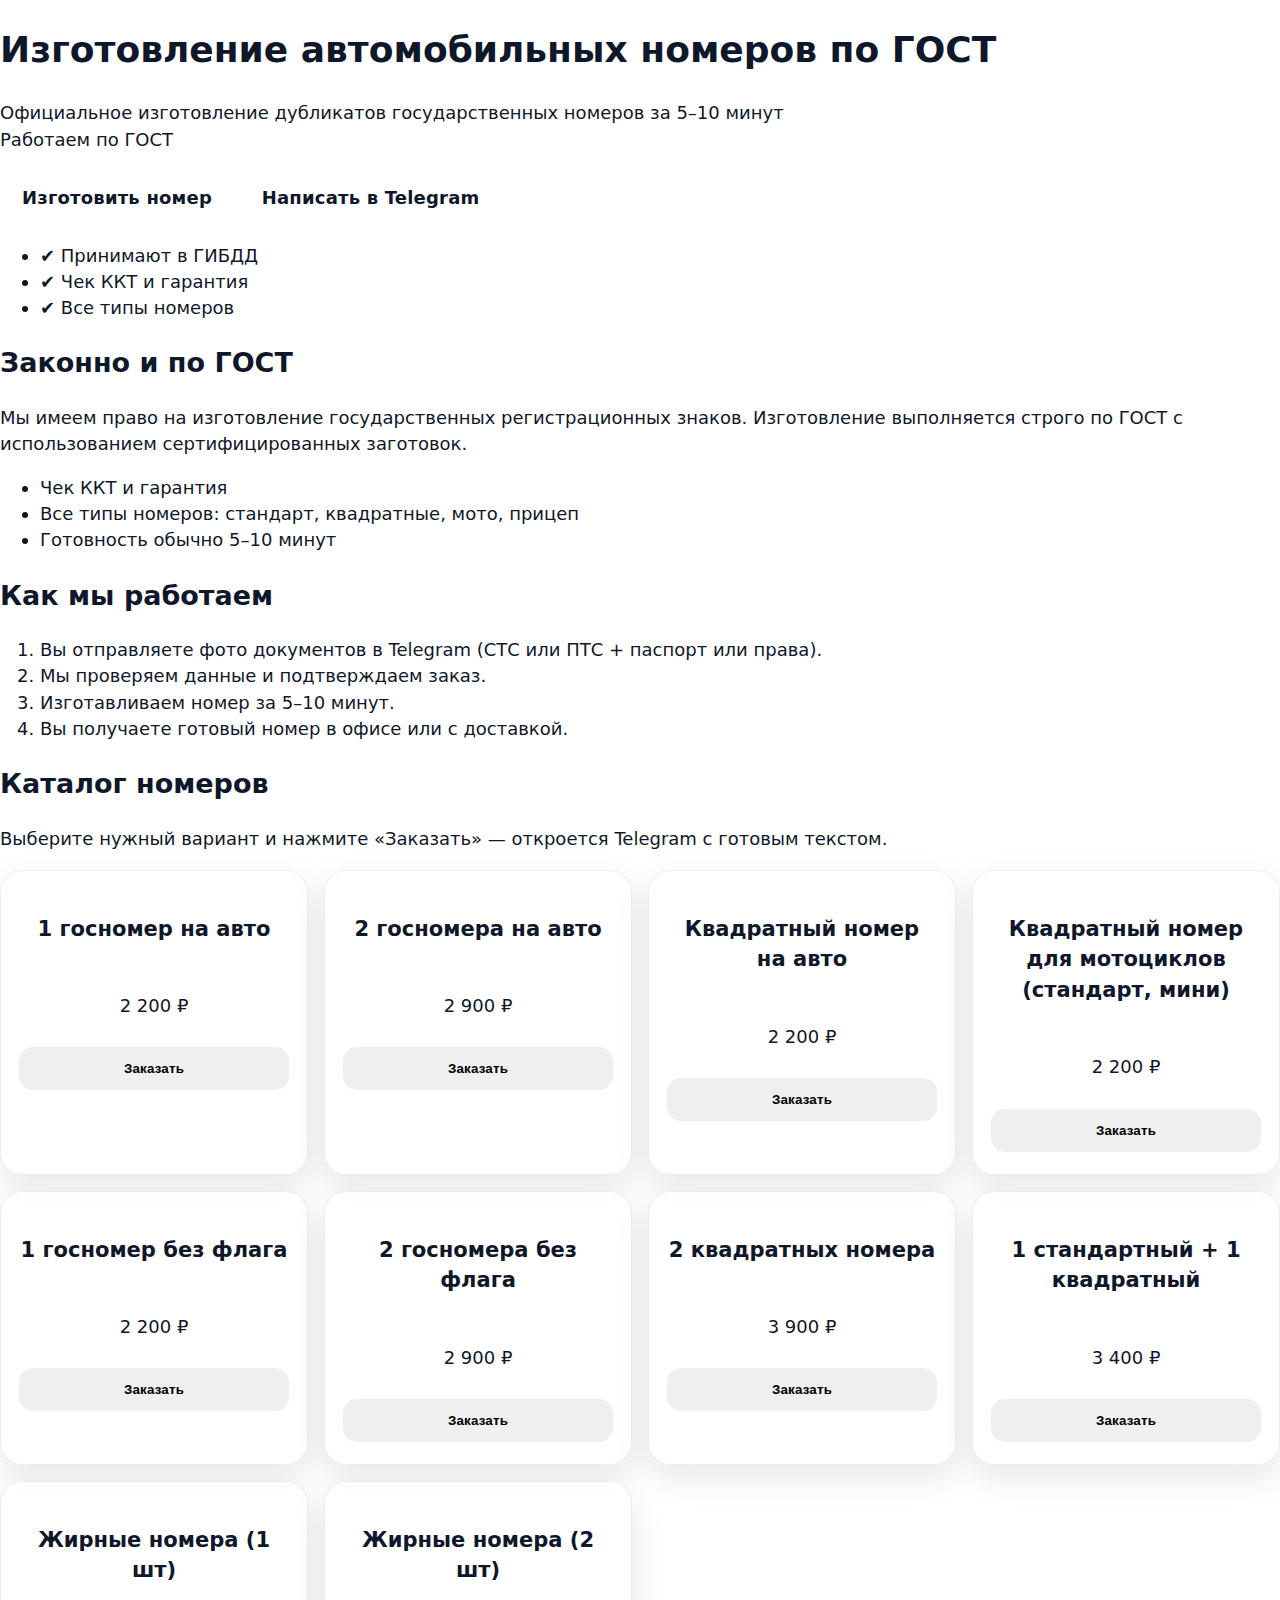
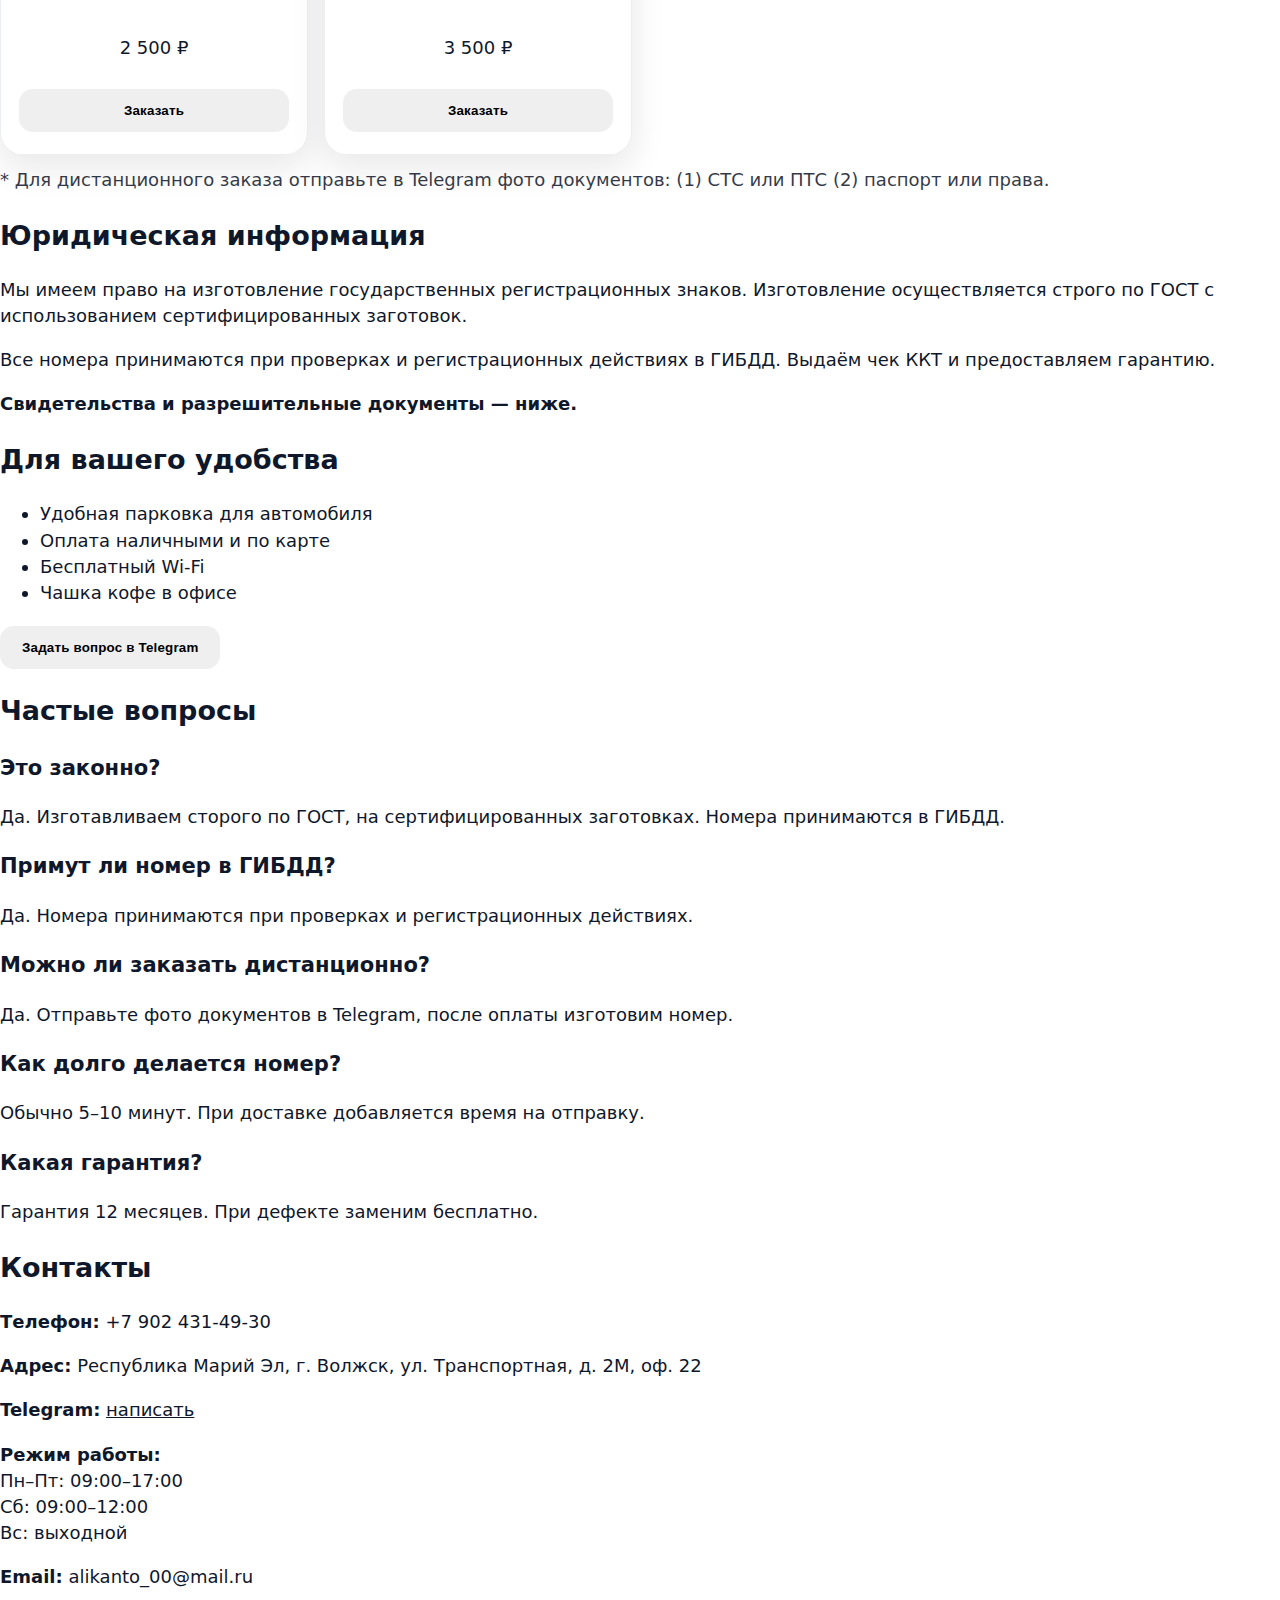
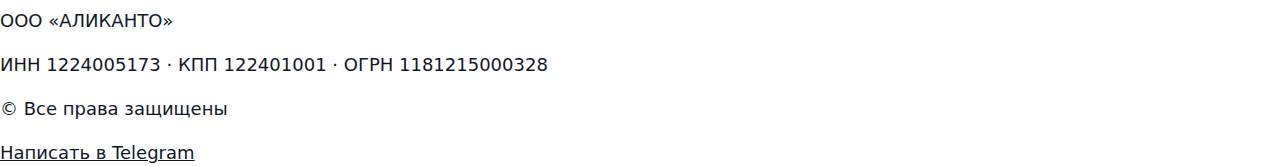
<file: index.html>
<!DOCTYPE html>
<html lang="ru">
  <link rel="stylesheet" href="css/style.css">

<head>
  <meta charset="UTF-8" />
  <meta name="viewport" content="width=device-width, initial-scale=1.0" />
  <title>Изготовление автомобильных номеров по ГОСТ</title>
<link rel="stylesheet" href="css/style.css">

  <!--
  Сайт по изготовлению автомобильных номеров.
  Формат: одностраничный лендинг.
  Язык: русский.
  Стиль: строгий, минимализм, без маркетинговой воды.
  Цель: заявки через Telegram.

  Блоки по порядку:
  1. Hero
  2. О нас / доверие
  3. Как мы работаем
  4. Каталог номеров
  5. Юридическая информация
  6. Для вашего удобства
  7. FAQ
  8. Контакты
  9. Футер
  -->
</head>

<body>

  <!-- ================= HERO ================= -->
  <section id="hero">
    
<h1>Изготовление автомобильных номеров по ГОСТ</h1>

  <p>
    Официальное изготовление дубликатов государственных номеров за 5–10 минут<br>
    Работаем по ГОСТ
  </p>

  <div class="actions">
    <a class="btn primary" href="#catalog">
      Изготовить номер
    </a>

    <a class="btn secondary"
       href="https://t.me/alikanto"
       target="_blank"
       rel="noopener">
      Написать в Telegram
    </a>
  </div>

  <ul>
    <li>✔ Принимают в ГИБДД</li>
    <li>✔ Чек ККТ и гарантия</li>
    <li>✔ Все типы номеров</li>
  </ul>
  </section>

  <!-- ================= О НАС ================= -->
  <section id="about">
   <h2>Законно и по ГОСТ</h2>
  <p>
    Мы имеем право на изготовление государственных регистрационных знаков.
    Изготовление выполняется строго по ГОСТ с использованием сертифицированных заготовок.
  </p>

  <ul>
    <li>Чек ККТ и гарантия</li>
    <li>Все типы номеров: стандарт, квадратные, мото, прицеп</li>
    <li>Готовность обычно 5–10 минут</li>
  </ul>
  </section>

  <!-- ================= КАК МЫ РАБОТАЕМ ================= -->
  <section id="process">
    <h2>Как мы работаем</h2>
  <ol>
    <li>Вы отправляете фото документов в Telegram (СТС или ПТС + паспорт или права).</li>
    <li>Мы проверяем данные и подтверждаем заказ.</li>
    <li>Изготавливаем номер за 5–10 минут.</li>
    <li>Вы получаете готовый номер в офисе или с доставкой.</li>
  </ol>
  </section>

  <!-- ================= КАТАЛОГ ================= -->
  <section id="catalog">
    <h2>Каталог номеров</h2>
  <p>Выберите нужный вариант и нажмите «Заказать» — откроется Telegram с готовым текстом.</p>

  <div class="cards">
    <div class="card">
      <h3>1 госномер на авто</h3>
      <p class="price">2 200 ₽</p>
      <button class="btn primary" onclick="tgOrder('1 госномер на авто', '2 200 ₽')">Заказать</button>
    </div>

    <div class="card">
      <h3>2 госномера на авто</h3>
      <p class="price">2 900 ₽</p>
      <button class="btn primary" onclick="tgOrder('2 госномера на авто', '2 900 ₽')">Заказать</button>
    </div>

    <div class="card">
      <h3>Квадратный номер на авто</h3>
      <p class="price">2 200 ₽</p>
      <button class="btn primary" onclick="tgOrder('Квадратный номер на авто', '2 200 ₽')">Заказать</button>
    </div>

    <div class="card">
      <h3>Квадратный номер для мотоциклов (стандарт, мини)</h3>
      <p class="price">2 200 ₽</p>
      <button class="btn primary" onclick="tgOrder('Квадратный номер для мотоциклов (стандарт, мини)', '2 200 ₽')">Заказать</button>
    </div>

    <div class="card">
      <h3>1 госномер без флага</h3>
      <p class="price">2 200 ₽</p>
      <button class="btn primary" onclick="tgOrder('1 госномер без флага', '2 200 ₽')">Заказать</button>
    </div>

    <div class="card">
      <h3>2 госномера без флага</h3>
      <p class="price">2 900 ₽</p>
      <button class="btn primary" onclick="tgOrder('2 госномера без флага', '2 900 ₽')">Заказать</button>
    </div>

    <div class="card">
      <h3>2 квадратных номера</h3>
      <p class="price">3 900 ₽</p>
      <button class="btn primary" onclick="tgOrder('2 квадратных номера', '3 900 ₽')">Заказать</button>
    </div>

    <div class="card">
      <h3>1 стандартный + 1 квадратный</h3>
      <p class="price">3 400 ₽</p>
      <button class="btn primary" onclick="tgOrder('1 стандартный + 1 квадратный', '3 400 ₽')">Заказать</button>
    </div>

    <div class="card">
      <h3>Жирные номера (1 шт)</h3>
      <p class="price">2 500 ₽</p>
      <button class="btn primary" onclick="tgOrder('Жирные номера (1 шт)', '2 500 ₽')">Заказать</button>
    </div>

    <div class="card">
      <h3>Жирные номера (2 шт)</h3>
      <p class="price">3 500 ₽</p>
      <button class="btn primary" onclick="tgOrder('Жирные номера (2 шт)', '3 500 ₽')">Заказать</button>
    </div>
  </div>

  <p style="margin-top:12px; opacity:.85;">
    * Для дистанционного заказа отправьте в Telegram фото документов: (1) СТС или ПТС (2) паспорт или права.
  </p>
  </section>

  <!-- ================= ЮРИДИЧЕСКАЯ ИНФОРМАЦИЯ ================= -->
  <section id="legal">
    <h2>Юридическая информация</h2>
  <p>
    Мы имеем право на изготовление государственных регистрационных знаков.
    Изготовление осуществляется строго по ГОСТ с использованием
    сертифицированных заготовок.
  </p>

  <p>
    Все номера принимаются при проверках и регистрационных действиях в ГИБДД.
    Выдаём чек ККТ и предоставляем гарантию.
  </p>

  <div class="docs">
    <!-- Сюда позже добавим фото свидетельств -->
    <p><strong>Свидетельства и разрешительные документы — ниже.</strong></p>
  </div>
  </section>

  <!-- ================= УДОБСТВО ================= -->
  <section id="comfort">
    <h2>Для вашего удобства</h2>
  <ul>
    <li>Удобная парковка для автомобиля</li>
    <li>Оплата наличными и по карте</li>
    <li>Бесплатный Wi-Fi</li>
    <li>Чашка кофе в офисе</li>
  </ul>
  </section>

  <!-- ================= FAQ ================= -->
  <div style="margin-top:20px;">
  <button class="btn primary"
          onclick="tgOrder('Консультация', '—')">
    Задать вопрос в Telegram
  </button>
</div>

  <section id="faq">
    <h2>Частые вопросы</h2>

  <h3>Это законно?</h3>
  <p>Да. Изготавливаем сторого по ГОСТ, на сертифицированных заготовках. Номера принимаются в ГИБДД.</p>

  <h3>Примут ли номер в ГИБДД?</h3>
  <p>Да. Номера принимаются при проверках и регистрационных действиях.</p>

  <h3>Можно ли заказать дистанционно?</h3>
  <p>Да. Отправьте фото документов в Telegram, после оплаты изготовим номер.</p>

  <h3>Как долго делается номер?</h3>
  <p>Обычно 5–10 минут. При доставке добавляется время на отправку.</p>

  <h3>Какая гарантия?</h3>
  <p>Гарантия 12 месяцев. При дефекте заменим бесплатно.</p>
  </section>

  <!-- ================= КОНТАКТЫ ================= -->
  <section id="contacts">
    <h2>Контакты</h2>

  <p><strong>Телефон:</strong> +7 902 431-49-30</p>
  <p><strong>Адрес:</strong> Республика Марий Эл, г. Волжск, ул. Транспортная, д. 2М, оф. 22</p>
  <p>
  <strong>Telegram:</strong>
  <a href="https://t.me/alikanto"
     target="_blank"
     rel="noopener">
    написать
  </a>
</p>

  <p><strong>Режим работы:</strong><br>
    Пн–Пт: 09:00–17:00<br>
    Сб: 09:00–12:00<br>
    Вс: выходной
  </p>

  <p><strong>Email:</strong> alikanto_00@mail.ru</p>
  </section>

  <!-- ================= ФУТЕР ================= -->
  <footer id="footer">
    <p>ООО «АЛИКАНТО»</p>
  <p>ИНН 1224005173 · КПП 122401001 · ОГРН 1181215000328</p>
  <p>© Все права защищены</p>
  </footer>
<script>
  const TG_USERNAME = "alikanto"; // без @

  function tgOrder(product, price){
    const text = `Здравствуйте! Хочу заказать: ${product}. Цена: ${price}. Документы могу отправить в чат.`;
    const url = `https://t.me/${TG_USERNAME}?text=${encodeURIComponent(text)}`;
    window.open(url, "_blank");
  }
</script>
<a href="https://t.me/alikanto"
   class="tg-float"
   target="_blank"
   rel="noopener">
  Написать в Telegram
</a>

<script>
  const TG_USERNAME = "alikanto";
  function tgOrder(product, price){
    const text = `Здравствуйте! Хочу заказать: ${product}. Цена: ${price}. Документы могу отправить в чат.`;
    const url = `https://t.me/${TG_USERNAME}?text=${encodeURIComponent(text)}`;
    window.open(url, "_blank");
  }
</script>
</body>
</html>
</file>
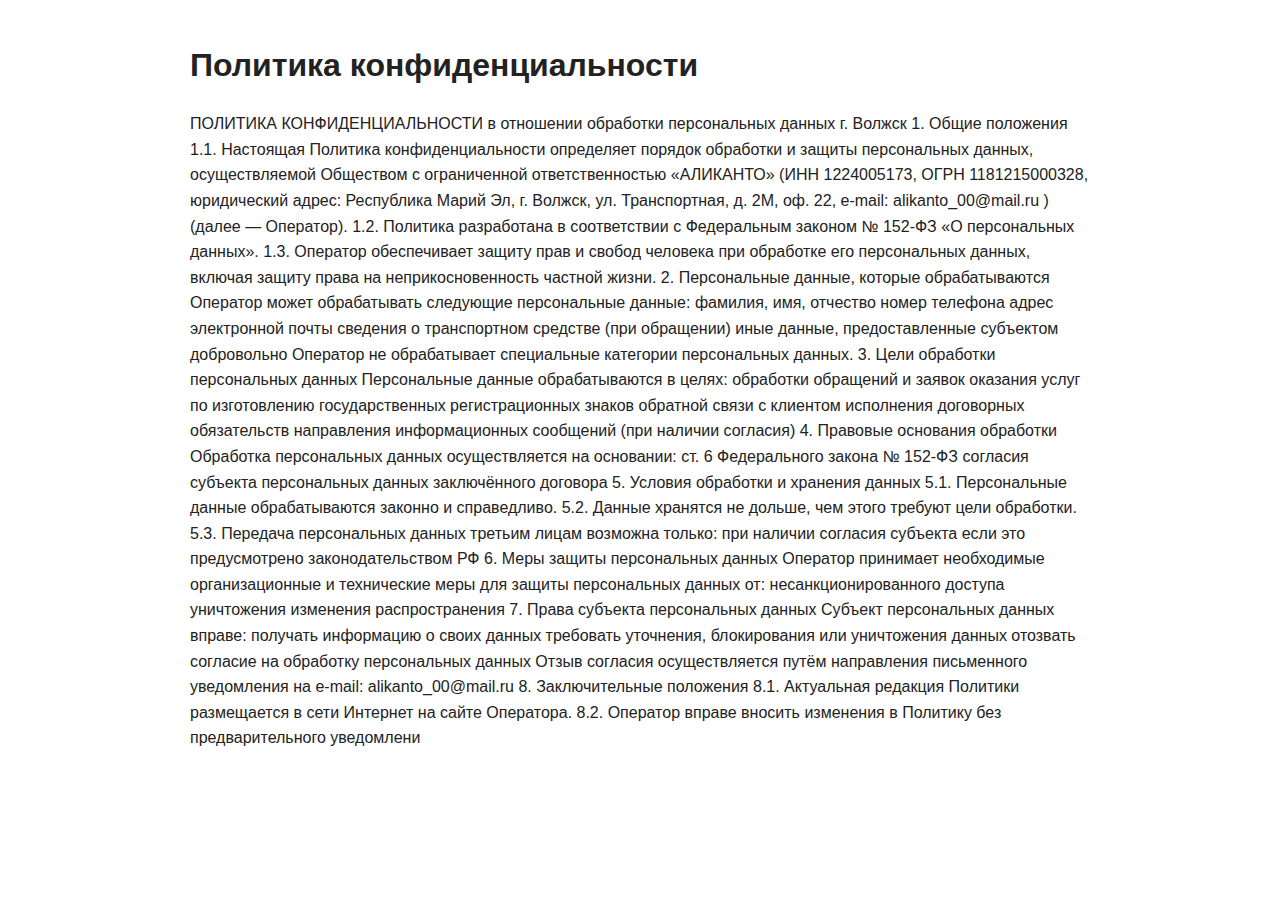
<file: privacy.html>
<!DOCTYPE html>
<html lang="ru">
<head>
  <meta charset="UTF-8">
  <title>Политика конфиденциальности</title>
  <meta name="viewport" content="width=device-width, initial-scale=1.0">
  <style>
    body{
      font-family: Arial, sans-serif;
      max-width: 900px;
      margin: 40px auto;
      padding: 0 20px;
      line-height: 1.6;
      color: #222;
    }
    h1{
      margin-bottom: 20px;
    }
  </style>
</head>
<body>

<h1>Политика конфиденциальности</h1>
ПОЛИТИКА КОНФИДЕНЦИАЛЬНОСТИ

в отношении обработки персональных данных

г. Волжск


1. Общие положения

1.1. Настоящая Политика конфиденциальности определяет порядок обработки и защиты персональных данных, осуществляемой Обществом с ограниченной ответственностью «АЛИКАНТО» (ИНН 1224005173, ОГРН 1181215000328, юридический адрес: Республика Марий Эл, г. Волжск, ул. Транспортная, д. 2М, оф. 22, e-mail: alikanto_00@mail.ru
) (далее — Оператор).

1.2. Политика разработана в соответствии с Федеральным законом № 152-ФЗ «О персональных данных».

1.3. Оператор обеспечивает защиту прав и свобод человека при обработке его персональных данных, включая защиту права на неприкосновенность частной жизни.

2. Персональные данные, которые обрабатываются

Оператор может обрабатывать следующие персональные данные:

фамилия, имя, отчество

номер телефона

адрес электронной почты

сведения о транспортном средстве (при обращении)

иные данные, предоставленные субъектом добровольно

Оператор не обрабатывает специальные категории персональных данных.

3. Цели обработки персональных данных

Персональные данные обрабатываются в целях:

обработки обращений и заявок

оказания услуг по изготовлению государственных регистрационных знаков

обратной связи с клиентом

исполнения договорных обязательств

направления информационных сообщений (при наличии согласия)

4. Правовые основания обработки

Обработка персональных данных осуществляется на основании:

ст. 6 Федерального закона № 152-ФЗ

согласия субъекта персональных данных

заключённого договора

5. Условия обработки и хранения данных

5.1. Персональные данные обрабатываются законно и справедливо.

5.2. Данные хранятся не дольше, чем этого требуют цели обработки.

5.3. Передача персональных данных третьим лицам возможна только:

при наличии согласия субъекта

если это предусмотрено законодательством РФ

6. Меры защиты персональных данных

Оператор принимает необходимые организационные и технические меры для защиты персональных данных от:

несанкционированного доступа

уничтожения

изменения

распространения

7. Права субъекта персональных данных

Субъект персональных данных вправе:

получать информацию о своих данных

требовать уточнения, блокирования или уничтожения данных

отозвать согласие на обработку персональных данных

Отзыв согласия осуществляется путём направления письменного уведомления на e-mail: alikanto_00@mail.ru

8. Заключительные положения

8.1. Актуальная редакция Политики размещается в сети Интернет на сайте Оператора.

8.2. Оператор вправе вносить изменения в Политику без предварительного уведомлени
</body>
</html>
</file>
<file: css/style.css>
:root{
  --bg: #ffffff;
  --text: #0f172a;
  --muted: #64748b;
  --line: rgba(15, 23, 42, .10);

  --accent: #2f5bff;
  --accent2: #1f3fd6;

  --card: rgba(255,255,255,.75);
  --shadow: 0 14px 40px rgba(15,23,42,.10);
  --shadow2: 0 18px 55px rgba(15,23,42,.14);

  --radius: 18px;
  --radius2: 24px;
}

*{box-sizing:border-box}
html,body{margin:0;padding:0}
body{
  font-family: system-ui, -apple-system, Segoe UI, Roboto, Arial, sans-serif;
  color: var(--text);
  background: var(--bg);
  line-height: 1.45;
  font-size: 18px;
}

a{color: inherit}
.container{
  width: min(1120px, calc(100% - 40px));
  margin: 0 auto;
}

/* ================= HEADER ================= */
.topbar{
  position: sticky;
  top: 0;
  z-index: 100;
  background: rgba(255,255,255,.85);
  backdrop-filter: blur(10px);
  border-bottom: 1px solid rgba(15, 23, 42, .08);
}
.topbar__wrap{
  height: 74px;
  display:flex;
  align-items:center;
  justify-content:space-between;
  gap: 16px;
}
.brand{
  font-weight: 800;
  letter-spacing: .5px;
}
.topbar__right{
  display:flex;
  align-items:center;
  gap: 18px;
}
.phone-link{
  text-decoration: none;
  font-weight: 700;
  color: var(--text);
}
.nav{
  display:flex;
  gap: 14px;
}
.nav a{
  text-decoration:none;
  color: rgba(15,23,42,.78);
  font-weight: 600;
  font-size: 14px;
}
.nav a:hover{color: rgba(15,23,42,1)}

/* ================= HERO ================= */
.hero{
  position: relative;
  min-height: 100vh;
  overflow: hidden;
}
.hero__bg{
  position:absolute;
  inset:0;
  background:
    /* Тёмная зона СЛЕВА, плавный уход вправо */
    linear-gradient(90deg,
      rgba(8, 14, 22, .88) 0%,
      rgba(8, 14, 22, .74) 34%,
      rgba(8, 14, 22, .40) 62%,
      rgba(8, 14, 22, .10) 100%
    ),
    url("../image/hero.jpg");
  background-size: cover;
  background-position: center;
  /* фон живее/ярче, но без кислотности */
  filter: brightness(1.18) contrast(1.08) saturate(1.08);
  transform: scale(1.03);
}
.hero__container{
  position: relative;
  min-height: 100vh;
  display:flex;
  align-items:center;
  padding: 92px 0 86px;
}
.hero__content{
  width: min(640px, 100%);
  color: #fff;
  /* Никаких рамок. Просто текст на фоне. */
}
.hero h1{
  margin: 0 0 16px;
  font-size: clamp(36px, 4.4vw, 58px);
  line-height: 1.04;
  letter-spacing: -0.02em;
  font-weight: 850;
  text-shadow: 0 14px 38px rgba(0,0,0,.30);
}
.hero__phone{
  margin: 10px 0 18px;
}
.hero__phoneLink{
  color:#fff;
  text-decoration:none;
  font-size: 20px;
  font-weight: 750;
}
.hero__hint{
  margin-top: 6px;
  color: rgba(255,255,255,.70);
  font-size: 14px;
}
.hero__hint--mobile{display:none}

.hero__cta{margin: 18px 0 14px;}

.hero__legal{
  margin: 10px 0 18px;
  font-size: 13px;
  color: rgba(255,255,255,.72);
}
.hero__legal a{
  color: rgba(255,255,255,.90);
  text-decoration: underline;
  text-underline-offset: 3px;
}

.hero__bullets{
  margin: 18px 0 0;
  padding: 0;
  list-style: none;
  display:grid;
  gap: 10px;
  color: rgba(255,255,255,.93);
  font-size: 18px;
}
.hero__bullets li{
  position: relative;
  padding-left: 28px;
  text-shadow: 0 10px 28px rgba(0,0,0,.25);
}
.hero__bullets li::before{
  content: "✓";
  position:absolute;
  left:0;
  top:0;
  color: rgba(255,255,255,.92);
  font-weight: 900;
}

/* ================= BUTTONS ================= */
.btn{
  display:inline-flex;
  align-items:center;
  justify-content:center;
  gap: 10px;
  padding: 14px 22px;
  border-radius: 14px;
  border: 0;
  cursor: pointer;
  text-decoration: none;
  font-weight: 800;
  letter-spacing: .2px;
  transition: transform .18s ease, box-shadow .18s ease, filter .18s ease;
}
.btn-primary{
  background: linear-gradient(180deg, var(--accent) 0%, var(--accent2) 100%);
  color:#fff;
  box-shadow: 0 10px 22px rgba(47,91,255,.25);
}
.btn-primary:hover{
  transform: translateY(-1px);
  box-shadow: 0 14px 34px rgba(47,91,255,.30);
  filter: saturate(1.05);
}
.btn-wide{width: 100%}

/* ================= SECTIONS ================= */
.section{
  padding: 92px 0; /* воздуха больше */
}
.section.alt{
  background: linear-gradient(180deg, #f6f8ff 0%, #ffffff 100%);
  border-top: 1px solid rgba(15,23,42,.06);
  border-bottom: 1px solid rgba(15,23,42,.06);
}
.section-title{
  text-align:center;
  margin: 0 0 12px;
  font-size: clamp(34px, 3.2vw, 46px); /* заголовок крупнее */
  font-weight: 850;
  letter-spacing: -0.01em;
}
.section-subtitle{
  text-align:center;
  margin: 0 auto 34px;
  max-width: 880px;
  color: rgba(15,23,42,.72);
  font-size: 18px;
}

/* ================= ГОСТ pills ================= */
.pill-row{
  display:grid;
  grid-template-columns: repeat(3, minmax(0, 1fr));
  gap: 18px;
  align-items: stretch;
  margin-top: 28px;
}
.pill{
  background: rgba(255,255,255,.78);
  border: 1px solid rgba(15,23,42,.08);
  border-radius: 22px;
  padding: 22px 18px; /* воздуха */
  display:flex;
  align-items:center;
  justify-content:center;
  gap: 12px;
  box-shadow: 0 10px 28px rgba(15,23,42,.08);
}
.pill__icon{
  width: 46px;
  height: 46px;
  border-radius: 999px;
  display:grid;
  place-items:center;
  background: rgba(47,91,255,.14);
  color: var(--accent2);
  font-size: 24px; /* 22–24px */
}
.pill__icon svg{
  width: 22px;
  height: 22px;
  display:block;
  fill: currentColor;
}
.pill__text{
  font-weight: 500;
  color: rgba(15,23,42,.88);
  text-align:center;
}

/* ================= Steps ================= */
.steps{
  display:grid;
  grid-template-columns: repeat(4, minmax(0, 1fr));
  gap: 18px;
  margin-top: 28px;
}
.step-card{
  background: rgba(255,255,255,.78);
  border: 1px solid rgba(15,23,42,.08);
  border-radius: 22px;
  padding: 26px 18px; /* воздуха */
  text-align:center;
  box-shadow: 0 12px 32px rgba(15,23,42,.10);
  transition: transform .22s ease, box-shadow .22s ease;
}
.step-card:hover{
  transform: translateY(-5px);
  box-shadow: 0 18px 48px rgba(15,23,42,.14);
}
.step-badge{
  width: 60px;   /* крупнее */
  height: 60px;  /* крупнее */
  margin: 0 auto 14px;
  border-radius: 999px;
  display:grid;
  place-items:center;
  color:#fff;
  font-weight: 900;
  font-size: 24px;
  background: linear-gradient(180deg, #2f5bff 0%, #1f3fd6 100%);
  box-shadow: 0 10px 24px rgba(47,91,255,.25);
}
.step-text{
  font-weight: 500;
  color: rgba(15,23,42,.84);
  font-size: 16px;
}

/* ================= Catalog ================= */
.catalog-block{margin-top: 30px;}
.catalog-title{
  margin: 10px 0 16px;
  text-align:center;
  font-size: 18px;
  font-weight: 800;
  color: rgba(15,23,42,.88);
}
.cards{
  display:grid;
  grid-template-columns: repeat(4, minmax(0, 1fr));
  gap: 16px;
  align-items: stretch;
}
.card{
  background: rgba(255,255,255,.80);
  border: 1px solid rgba(15,23,42,.08);
  border-radius: 22px;
  padding: 22px 18px;
  box-shadow: 0 12px 34px rgba(15,23,42,.10);
  display:flex;
  flex-direction:column;
  gap: 10px;
  text-align:center;
  transition: transform .22s ease, box-shadow .22s ease;
}
.card:hover{
  transform: translateY(-4px);
  box-shadow: 0 18px 52px rgba(15,23,42,.14);
}
.card__title{
  font-weight: 700;
  color: rgba(15,23,42,.86);
  font-size: 16px;
}
.card__price{
  font-size: 34px;
  font-weight: 900;
  letter-spacing: -0.02em;
}
.card--premium .card__price{color: rgba(15,23,42,.95)}
.catalog-legal{
  margin: 18px auto 0;
  text-align:center;
  font-size: 13px;
  color: rgba(15,23,42,.58);
}
.catalog-legal a{
  color: rgba(15,23,42,.70);
  text-decoration: underline;
  text-underline-offset: 3px;
}

/* ================= Legal / certs ================= */
.legal-caption{
  text-align:center;
  margin: 18px 0 18px;
  font-weight: 700;
  color: rgba(15,23,42,.82);
}
.certs{
  display:grid;
  grid-template-columns: repeat(3, minmax(0, 1fr));
  gap: 18px;
  margin-top: 12px;
}
.cert{
  display:block;
  border-radius: 20px;
  overflow:hidden;
  background: rgba(255,255,255,.74);
  border: 1px solid rgba(15,23,42,.08);
  box-shadow: 0 12px 36px rgba(15,23,42,.10);
  transition: transform .22s ease, box-shadow .22s ease;
  cursor: zoom-in;
}
.cert:hover{
  transform: scale(1.035);
  box-shadow: 0 26px 80px rgba(15,23,42,.22);
}
.cert img{
  width:100%;
  height:auto;
  display:block;
}

/* ====== Lightbox (клик по свидетельству = крупно) ====== */
.lightbox{
  position: fixed;
  inset: 0;
  z-index: 999;
  display: none;
}
.lightbox.is-open{display:block;}
.lightbox__backdrop{
  position:absolute;
  inset:0;
  background: rgba(5, 10, 18, .78);
  backdrop-filter: blur(4px);
}
.lightbox__panel{
  position: relative;
  width: min(1100px, calc(100% - 28px));
  margin: 30px auto;
  border-radius: 18px;
  overflow: hidden;
  background: rgba(255,255,255,.92);
  box-shadow: 0 30px 110px rgba(0,0,0,.35);
}
.lightbox__topbar{
  display:flex;
  align-items:center;
  justify-content:space-between;
  padding: 12px 12px;
  border-bottom: 1px solid rgba(15,23,42,.08);
}
.lightbox__title{
  font-weight: 800;
  color: rgba(15,23,42,.82);
  font-size: 14px;
}
.lightbox__close{
  border: 0;
  background: rgba(15,23,42,.06);
  color: rgba(15,23,42,.82);
  padding: 10px 12px;
  border-radius: 12px;
  cursor: pointer;
  font-weight: 800;
}
.lightbox__close:hover{background: rgba(15,23,42,.10)}
.lightbox__body{
  padding: 10px;
  max-height: calc(100vh - 120px);
  overflow: auto;
}
.lightbox__img{
  width: 100%;
  height: auto;
  display:block;
  border-radius: 12px;
}

/* ================= Comfort ================= */
.section.comfort{
  background: linear-gradient(180deg, #e9efff 0%, #f6f8ff 100%);
  border-top: 1px solid rgba(15,23,42,.06);
  border-bottom: 1px solid rgba(15,23,42,.06);
}
.comfort-grid{
  margin-top: 28px;
  display:grid;
  grid-template-columns: repeat(2, minmax(0, 1fr));
  gap: 16px;
}
.comfort-item{
  background: rgba(255,255,255,.78);
  border: 1px solid rgba(15,23,42,.08);
  border-radius: 22px;
  padding: 22px 18px;
  display:flex;
  align-items:center;
  justify-content:center;
  gap: 12px;
  box-shadow: 0 12px 30px rgba(15,23,42,.10);
}
.comfort-icon{
  width: 46px;
  height: 46px;
  border-radius: 14px;
  display:grid;
  place-items:center;
  background: rgba(47,91,255,.14);
  font-size: 24px;
  line-height: 1; /* чтобы эмодзи не прыгали */
}
.comfort-text{
  font-weight: 500;
  color: rgba(15,23,42,.84);
}

/* ================= FAQ ================= */
.faq{
  max-width: 880px;
  margin: 28px auto 0;
  display:grid;
  gap: 12px;
}
.faq-item{
  border: 1px solid rgba(15,23,42,.08);
  border-radius: 18px;
  background: rgba(255,255,255,.80);
  box-shadow: 0 12px 30px rgba(15,23,42,.08);
  overflow:hidden;
}
.faq-item summary{
  list-style:none;
  cursor:pointer;
  padding: 18px 18px;
  font-weight: 700;
  display:flex;
  align-items:center;
  justify-content:space-between;
  gap: 12px;
}
.faq-item summary::-webkit-details-marker{display:none}

/* стрелка + поворот 0.3 сек */
.faq-arrow{
  width: 18px;
  height: 18px;
  border-right: 2px solid rgba(15,23,42,.55);
  border-bottom: 2px solid rgba(15,23,42,.55);
  transform: rotate(45deg);
  transition: transform .3s ease;
  flex: 0 0 auto;
}
.faq-item[open] .faq-arrow{
  transform: rotate(-135deg);
}

/* Анимация появления ответа */
.faq-body{
  padding: 0 18px 18px;
  color: rgba(15,23,42,.72);
  font-weight: 500;
}
.faq-anim{
  overflow: hidden;
  max-height: 0;
  opacity: 0;
  transform: translateY(-4px);
  transition: max-height .3s ease, opacity .3s ease, transform .3s ease;
}
.faq-item[open] .faq-anim{
  max-height: 240px; /* хватает под обычный ответ */
  opacity: 1;
  transform: translateY(0);
}

/* ================= Contacts ================= */
.contacts{
  max-width: 860px;
  margin: 18px auto 0;
  text-align:center;
  color: rgba(15,23,42,.82);
}
.contacts-row{
  margin: 10px 0;
}
.contacts-label{
  font-weight: 800;
  margin-right: 6px;
}
.contacts-phone{
  text-decoration: none;
  font-weight: 900;
  font-size: 24px; /* крупнее */
  color: var(--accent2);
}
.contacts-email{
  text-decoration: none;
  font-weight: 700;
  color: rgba(15,23,42,.82);
}
.footer{
  margin-top: 28px;
  text-align:center;
  color: rgba(15,23,42,.60);
  font-size: 14px;
}
.muted{color: rgba(15,23,42,.55)}

/* ================= Float btn ================= */
.float-btn{
  position: fixed;
  left: 18px;
  bottom: 18px;
  z-index: 120;
  padding: 14px 16px;
  border-radius: 14px;
  background: linear-gradient(180deg, rgba(47,91,255,.92) 0%, rgba(31,63,214,.92) 100%);
  color: #fff;
  text-decoration:none;
  font-weight: 800;
  box-shadow: 0 18px 40px rgba(47,91,255,.25);
}

/* ================= Responsive ================= */
@media (max-width: 980px){
  .nav{display:none}
  .pill-row{grid-template-columns: 1fr}
  .steps{grid-template-columns: 1fr 1fr}
  .cards{grid-template-columns: 1fr 1fr}
  .certs{grid-template-columns: 1fr}
  .hero__container{padding: 84px 0 72px}
  .hero__bullets{font-size: 17px}
}

@media (max-width: 560px){
  body{font-size: 17px}
  .container{width: min(1120px, calc(100% - 28px))}
  .topbar__wrap{height: 66px}
  .phone-link{font-size: 14px}
  .hero__hint--mobile{display:block}
  .hero__hint{font-size: 13px}
  .hero__bullets li{padding-left: 26px}

  .steps{grid-template-columns: 1fr}
  .step-card{padding: 20px 16px}
  .comfort-grid{grid-template-columns: 1fr} /* на мобиле в столбик */
  .cards{grid-template-columns: 1fr}

  .lightbox__panel{margin: 18px auto}
}

/* Скрыть подсказку "нажмите, чтобы позвонить" на ПК */
@media (min-width: 561px){
  .hero__hint--mobile{display:none}
}
</file>
